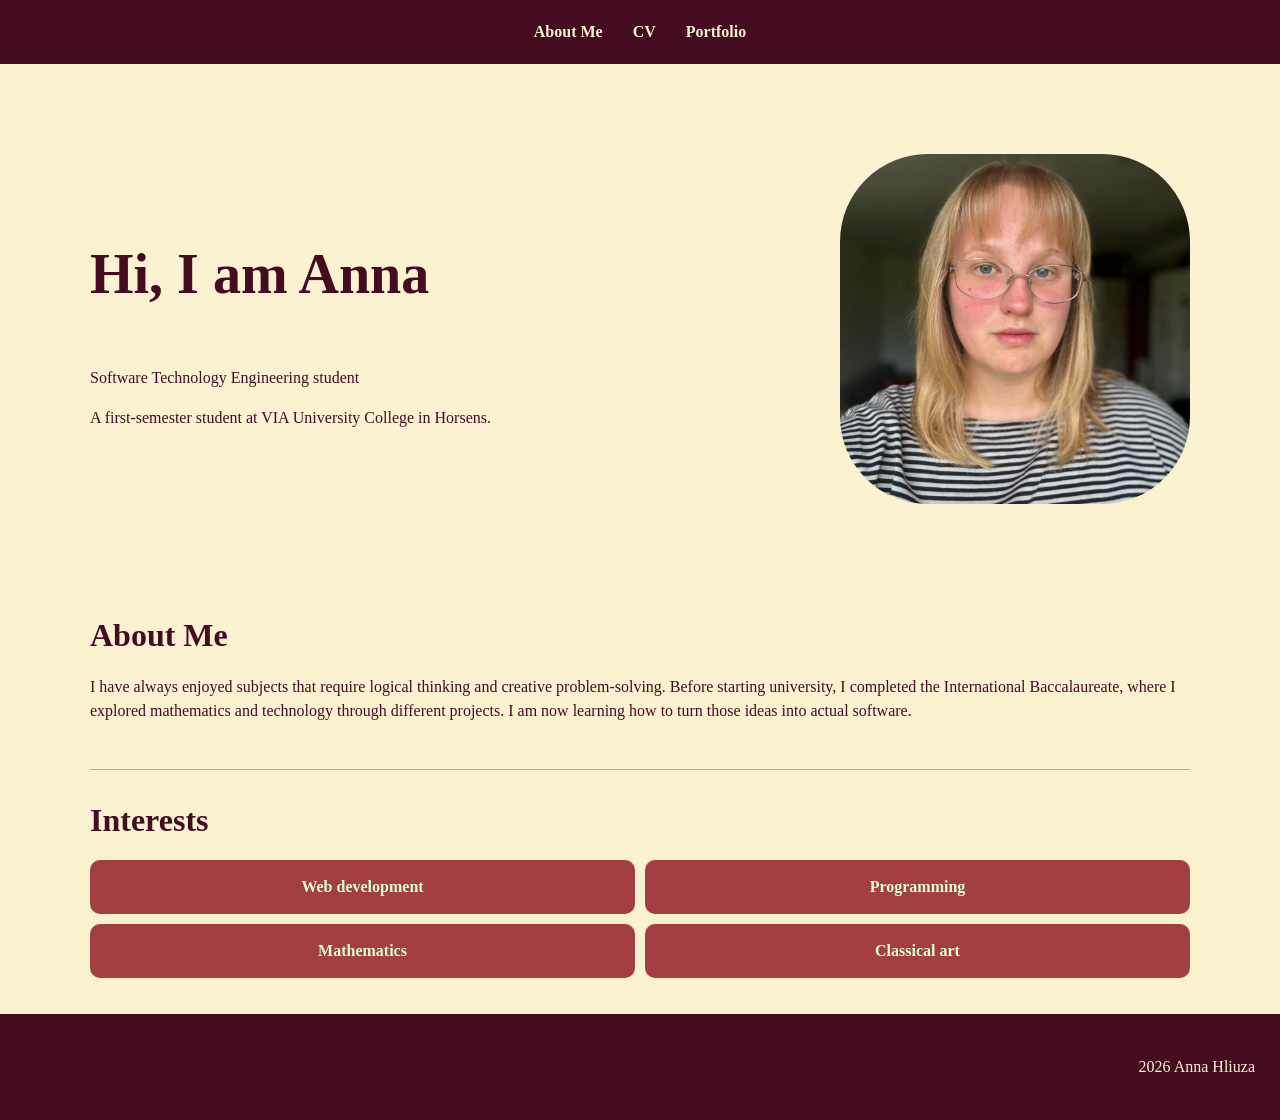
<file: index.html>
<!DOCTYPE html>
<html lang="en">
<head>
    <meta charset="UTF-8">
    <meta name="viewport" content="width=device-width, initial-scale=1.0">
    <link rel = "stylesheet" href="css/styles.css">

    <title>Anna Hliuza | About Me</title>
    
</head>
<body>

    <header>
        <nav class = "navbar"> 
            <a href = "index.html">About Me</a>
            <a href = "cv.html">CV</a>
            <a href = "portfolio.html">Portfolio</a>
        </nav>
    </header>

    <main>
        <section class = "hero"> 
            <div class ="hero-text">
                <h1>Hi, I am Anna</h1> 
                <p>Software Technology Engineering student</p>
                <p>A first-semester student at VIA University College in Horsens.</p>
            </div>    
            <img src="images/profile-image.jpeg" alt="Profile image" class = "profile-image" >
        </section>

        <section class="content-section about-section">
            <h2>About Me</h2>
            <p>I have always enjoyed subjects that require logical thinking and creative problem-solving. 
                Before starting university, I completed the International Baccalaureate, 
                where I explored mathematics and technology through different projects. 
                I am now learning how to turn those ideas into actual software.</p>
        </section>

        <section class=" content-section interests-section"> 
            <h2>Interests</h2>
            <ul>
                <li>Web development</li>
                <li>Programming</li>
                <li>Mathematics</li>
                <li>Classical art</li>
            </ul>
        </section>
    </main>

    <footer> 
        <p> 2026 Anna Hliuza</p>
    </footer>


</body>
</html>
</file>
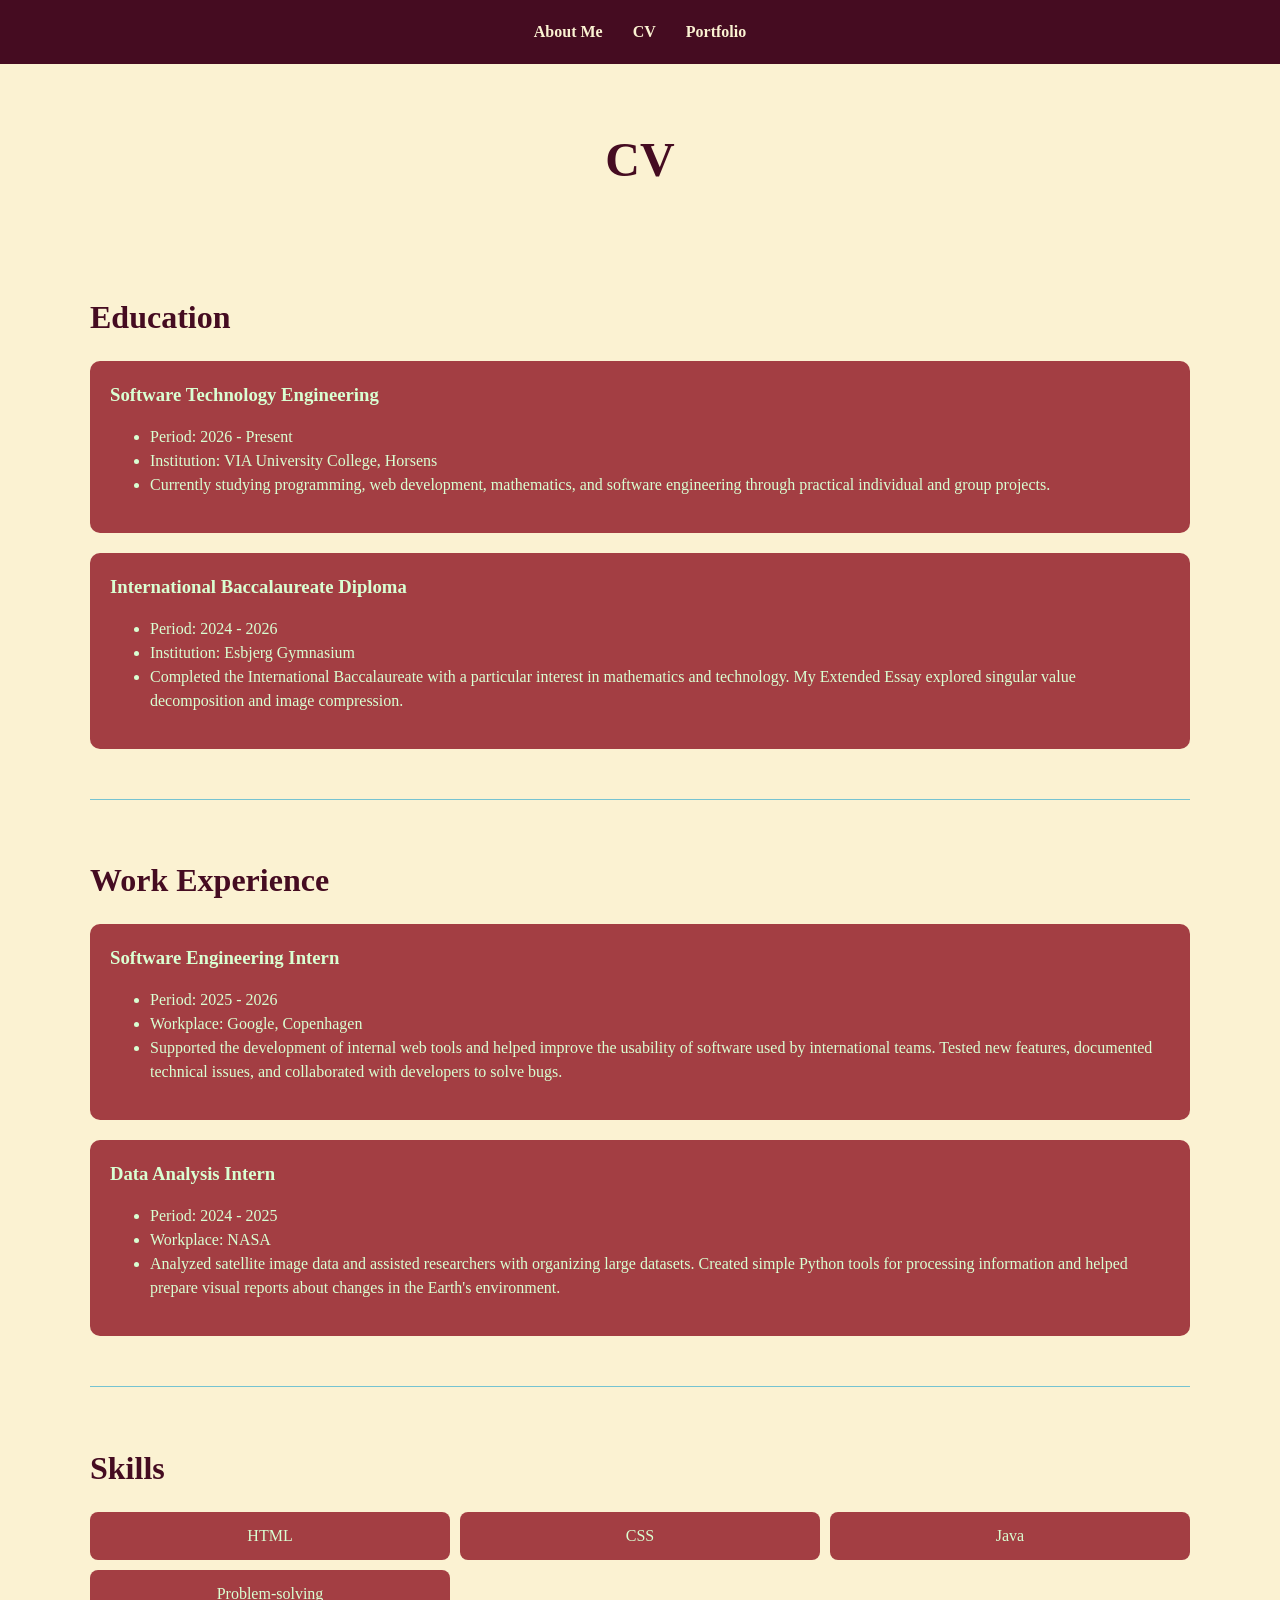
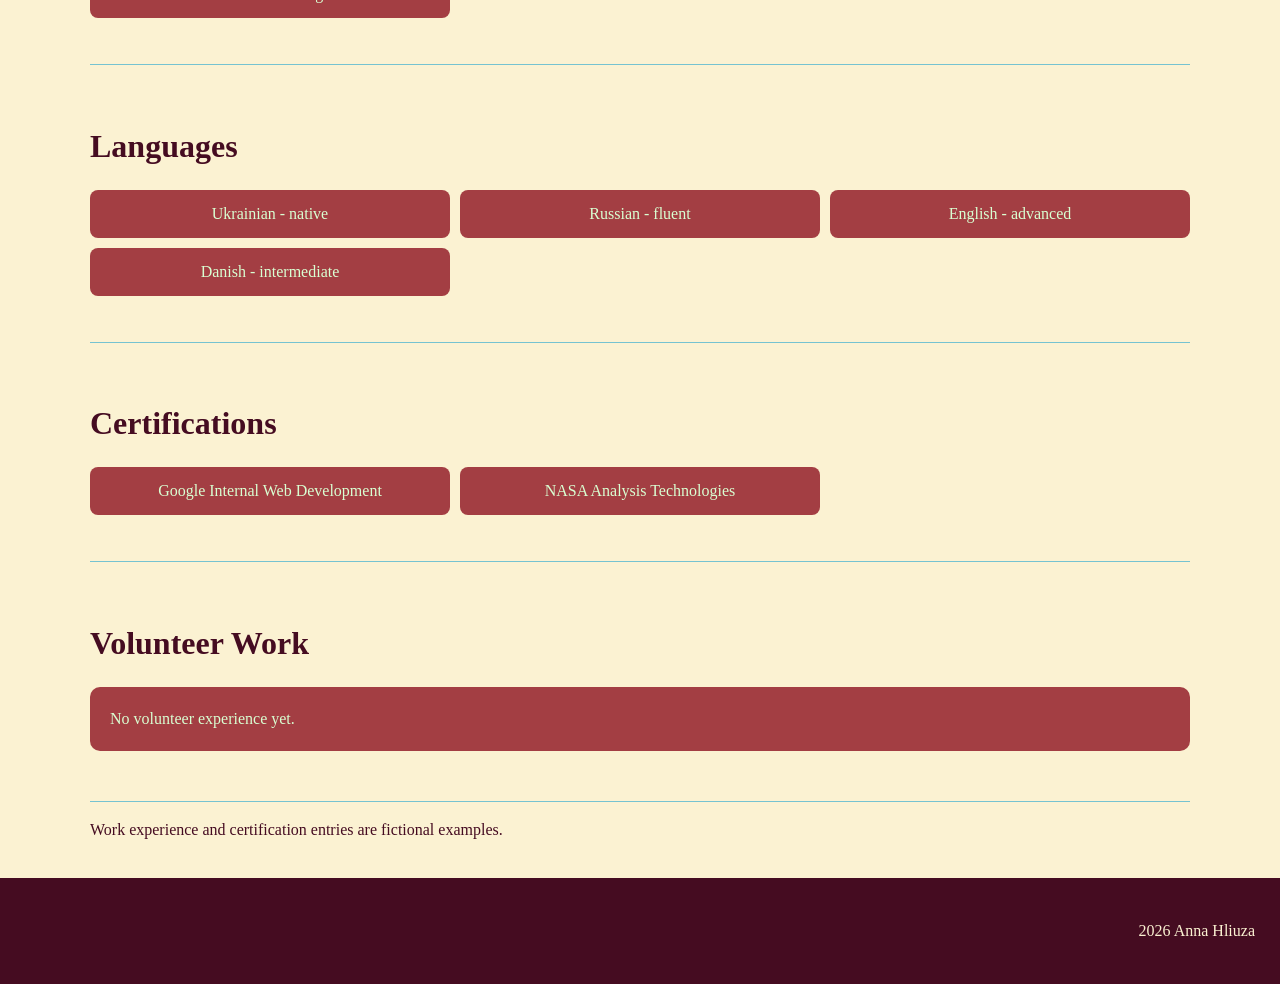
<file: cv.html>
<!DOCTYPE html>
<html lang="en">
<head>
    <meta charset="UTF-8">
    <meta name="viewport" content="width=device-width, initial-scale=1.0">
    <link rel = "stylesheet" href = "css/styles.css">

    <title>Anna Hliuza | CV</title>
</head>
<body>

    <header>
        <nav class = "navbar"> 
            <a href = "index.html">About Me</a>
            <a href = "cv.html">CV</a>
            <a href = "portfolio.html">Portfolio</a>
        </nav>
    
    </header>

    <main>
        <h1>CV</h1>

        <section class="cv-section">
            <h2>Education</h2>
            <article class ="cv-item">
                <h3>Software Technology Engineering</h3>
                <ul>
                    <li>Period: 2026 - Present</li>
                    <li>Institution: VIA University College, Horsens</li>
                    <li>Currently studying programming, web development, mathematics,
                         and software engineering through practical individual and group projects.</li>     
                </ul>
            </article>

            <article class = "cv-item">
                <h3>International Baccalaureate Diploma</h3>
                <ul>
                    <li>Period: 2024 - 2026</li>
                    <li>Institution: Esbjerg Gymnasium</li>
                    <li>Completed the International Baccalaureate with a particular interest in mathematics and technology. 
                        My Extended Essay explored singular value decomposition and image compression.</li>
                </ul>
            </article>
        </section>

        <section class ="cv-section">
            <h2>Work Experience</h2>
            <article class ="cv-item">
              <h3>Software Engineering Intern</h3>  
              <ul> 
                <li>Period: 2025 - 2026</li>
                <li>Workplace: Google, Copenhagen</li>
                <li>Supported the development of internal web tools and helped improve the usability of software used by international teams. 
                    Tested new features, documented technical issues, and collaborated with developers to solve bugs.</li>
              </ul>
            </article>

            <article class="cv-item"> 
                <h3>Data Analysis Intern</h3>
                <ul>
                    <li>Period: 2024 - 2025</li>
                    <li>Workplace: NASA</li>
                    <li>Analyzed satellite image data and assisted researchers with organizing large datasets. 
                        Created simple Python tools for processing information and helped prepare visual reports about changes in the Earth's environment.</li>
                </ul>
            </article>
        </section>

        <section class="cv-section">
            <h2>Skills</h2>
            <ul class="cv-list">
                <li>HTML</li>
                <li>CSS</li>
                <li>Java</li>
                <li>Problem-solving</li>
            </ul>  
        </section>

        <section class="cv-section">
            <h2>Languages</h2>  
            <ul class = "cv-list">
                <li>Ukrainian - native</li>
                <li>Russian - fluent</li>
                <li>English - advanced</li>
                <li>Danish - intermediate</li>
            </ul>
        </section>

        <section class="cv-section">
            <h2>Certifications</h2>
                <ul class="cv-list">
                    <li>Google Internal Web Development</li>
                    <li>NASA Analysis Technologies</li>
                </ul>
        </section>

        <section class="cv-section">
            <h2>Volunteer Work</h2>
            <p class="cv-item">
                No volunteer experience yet.
            </p>
           
        </section>

        <p>
            Work experience and certification entries are fictional examples.
        </p>

    </main>

    <footer> 
        <p> 2026 Anna Hliuza</p>
    </footer>

    
</body>
</html>
</file>
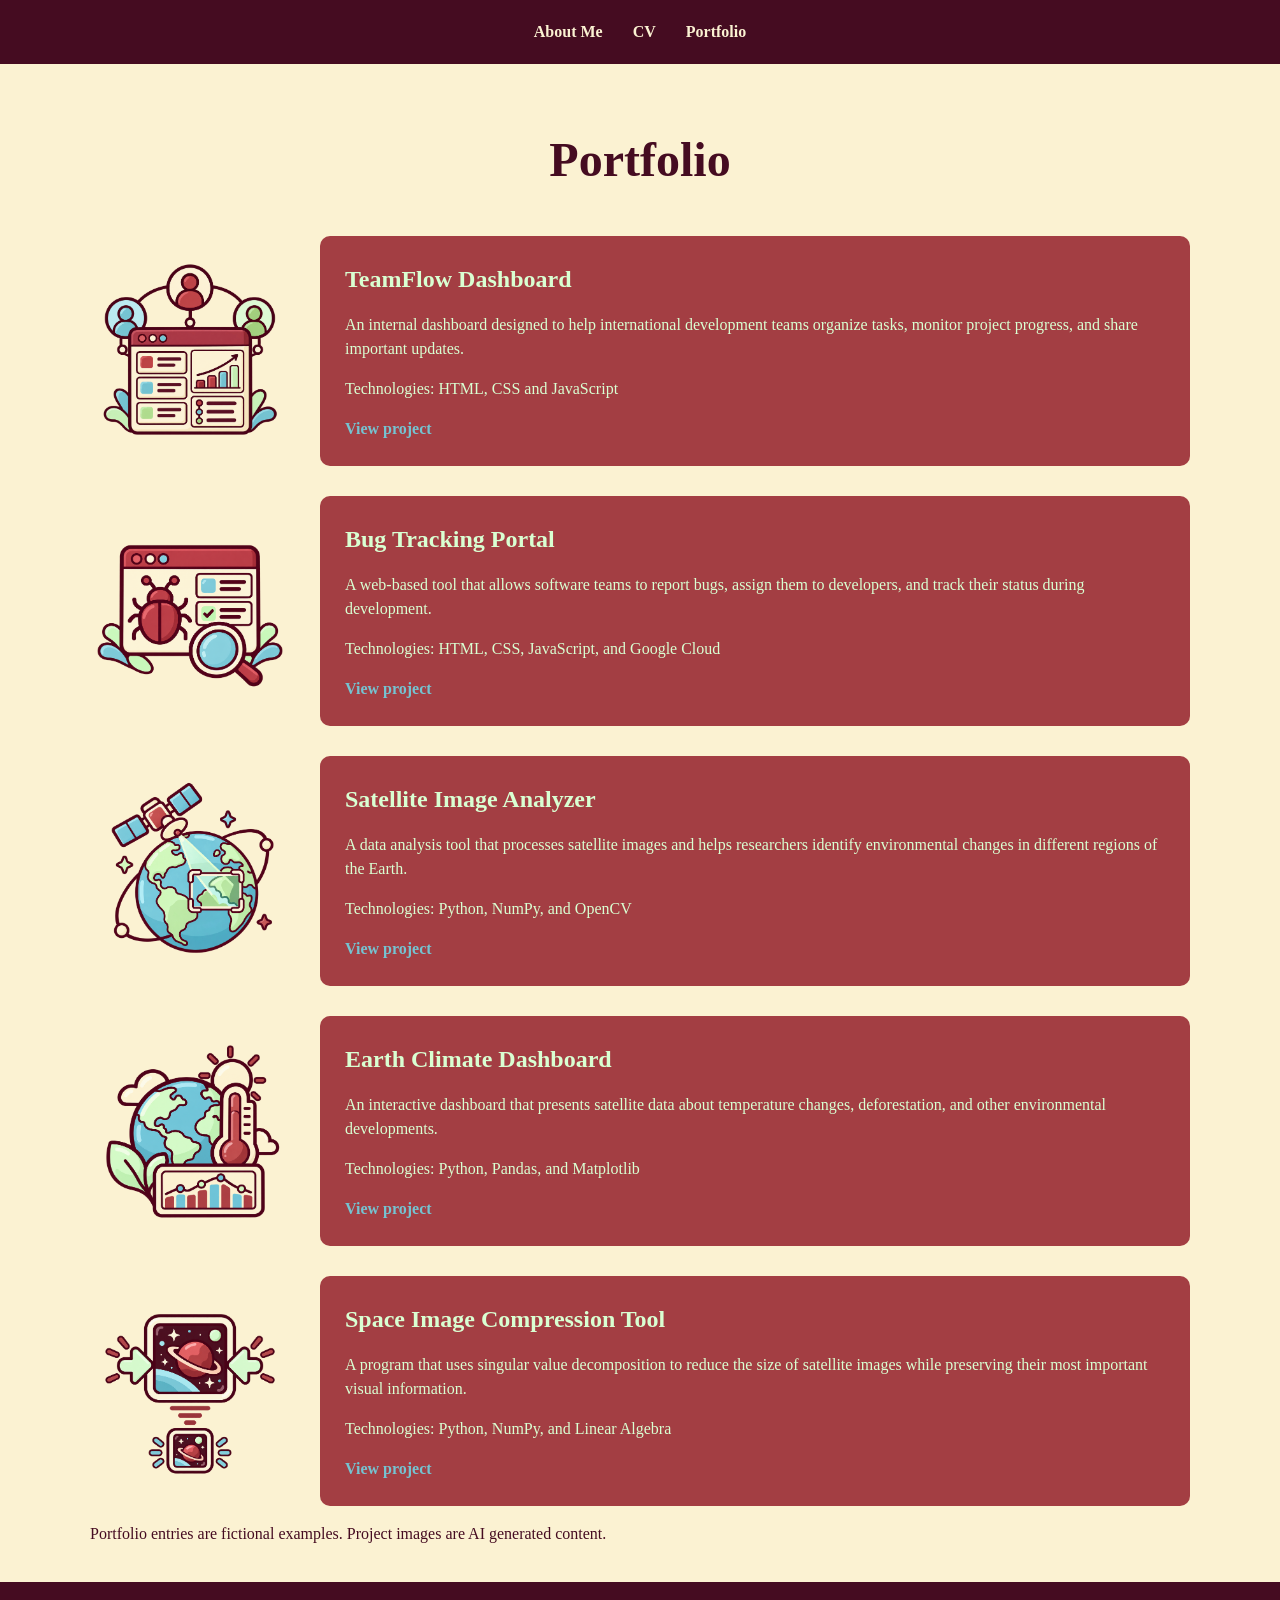
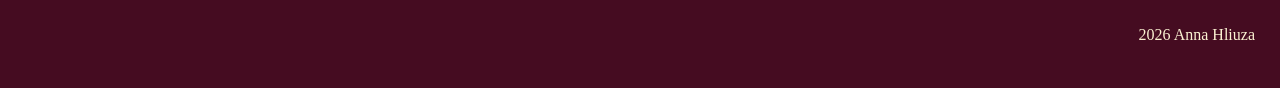
<file: portfolio.html>
<!DOCTYPE html>
<html lang="en">
<head>
    <meta charset="UTF-8">
    <meta name="viewport" content="width=device-width, initial-scale=1.0">
    <link rel = "stylesheet" href = "css/styles.css">

    <title>Anna Hliuza | Portfolio</title>
</head>
<body>

    <header>
        <nav class = "navbar"> 
            <a href = "index.html">About Me</a>
            <a href = "cv.html">CV</a>
            <a href = "portfolio.html">Portfolio</a>
        </nav>
    
    </header>

    <main>
        <h1>Portfolio</h1>
        <section class="projects-section"> 
            <article class="projects-card">
                <img src="images/teamflow-dashboard.png" alt="TeamFlow Dashboard project icon" class="projects-image">
                <div class="projects-content">
                    <h2 class="projects-heading">TeamFlow Dashboard</h2>
                     <p>An internal dashboard designed to help international development teams organize tasks, monitor project progress, and share important updates.</p>
                    <p>Technologies: HTML, CSS and JavaScript</p>
                    <a href="https://github.com" target="_blank">View project</a>
                </div>
            </article>

            <article class="projects-card">
                <img src="images/bug-tracking.png" alt="Bug Tracking Portal project icon" class="projects-image">
                <div class="projects-content">
                    <h2 class="projects-heading">Bug Tracking Portal</h2>
                    <p>A web-based tool that allows software teams to report bugs, assign them to developers, and track their status during development.</p>
                    <p>Technologies: HTML, CSS, JavaScript, and Google Cloud</p>
                    <a href="https://github.com" target="_blank">View project</a>
                </div>
            </article>

            <article class="projects-card">
                <img src="images/satellite-analysis.png" alt="Satellite Image Analyzer project icon" class="projects-image">
                <div class="projects-content">
                    <h2 class="projects-heading">Satellite Image Analyzer</h2>
                    <p>A data analysis tool that processes satellite images and helps researchers identify environmental changes in different regions of the Earth.</p>
                    <p>Technologies: Python, NumPy, and OpenCV</p>
                    <a href="https://github.com" target="_blank">View project</a>
                </div>
            </article>

            <article class="projects-card">
                <img src="images/climate-dashboard.png" alt="Earth Climate Dashboard project icon" class="projects-image">
                <div class="projects-content">
                    <h2 class="projects-heading">Earth Climate Dashboard</h2>
                    <p>An interactive dashboard that presents satellite data about temperature changes, deforestation, and other environmental developments.</p>
                    <p>Technologies: Python, Pandas, and Matplotlib</p>
                    <a href="https://github.com" target="_blank">View project</a>
                </div>
            </article>

            <article class="projects-card">
                <img src="images/image-compression.png" alt="Space Image Compression Tool project icon" class="projects-image">
                <div class="projects-content">
                    <h2 class="projects-heading">Space Image Compression Tool</h2>
                    <p>A program that uses singular value decomposition to reduce the size of satellite images while preserving their most important visual information.</p>
                    <p>Technologies: Python, NumPy, and Linear Algebra</p>
                    <a href="https://github.com" target="_blank">View project</a>
                </div>
            </article>
        </section>
        <p>
            Portfolio entries are fictional examples. Project images are AI generated content.
        </p>
    </main>

    <footer> 
        <p> 2026 Anna Hliuza</p>
    </footer>

    
</body>
</html>
</file>
<file: css/styles.css>
/*HOME PAGE+GENERAL*/
a{
    text-decoration: none;
}
/* BODY */
body {
    background-color: rgb(251, 242, 210);
    color: rgb(69, 12, 33);
    font-family:"Palatino Linotype", "Book Antiqua", Palatino, Georgia, serif;
    line-height: 1.5;
    margin:0;
}

img {
    max-width: 100%;
    height: auto;
}

/* NAVIGATION BAR*/
.navbar {
    display: flex;
    justify-content: center;
    align-items: center;
    gap: 30px;
    padding: 20px;
    background-color: rgb(69, 12, 33);
}

.navbar a {
    color: rgb(251, 242, 210);
    font-weight: bold;
}

.navbar a:hover {
    color: rgb(117, 195, 209);
}

/* MAIN */
main{
    max-width: 1100px;
    margin: 0 auto;
    padding: 20px;
}

.hero {
    text-align: left;
    padding-top: 50px;
    padding-bottom: 50px;
}

.hero h1{
    font-size: 2.5rem;
    padding-bottom: 10px;
    text-align: left;
}


.profile-image {
    width: 250px;
    height: 250px;
    object-fit: cover;
    border-radius: 25%;
    margin-top: 20px;
}

.about-section{
    padding:30px 0;
    border-bottom: 1px solid rgb(117, 195, 209);

}

.content-section h2{
    font-size: 2rem;
    margin-bottom: 15px;
}

.interests-section ul{
    display:grid;
    grid-template-columns: repeat(2, 1fr);
    gap: 10px;
    list-style: none;
    padding: 0;
}

.interests-section li{
    padding: 15px;
    background-color: rgb(163,62,67);
    border-radius: 10px;
    color: rgb(217, 255, 210);
    text-align: center;
    font-weight: bold;

}
/* FOOTER */
footer{
    color: rgb(251, 242, 210);
    background-color: rgb(69, 12, 33);
    text-align: right;
    padding:25px;
}

/* CV */
main h1{
    font-size:3rem;
    text-align: center;
    margin:40px 0;
}

.cv-section{
    padding:30px 0;
    border-bottom: 1px solid rgb(117, 195, 209);
}

.cv-section h2{
    font-size: 2rem;
    margin-bottom: 20px;
}

.cv-item{
    color: rgb(217, 255, 210);
    background-color: rgb(163,62,67);
    padding: 20px;
    margin-bottom: 20px;
    border-radius: 10px;
}

.cv-item h3{
    margin-bottom: 10px;
    margin-top: 0;
}

.cv-list{
    display: grid;
    grid-template-columns: repeat(2, 1fr);
    gap: 10px;
    list-style: none;
    padding: 0;
}

.cv-list li{
    background-color: rgb(163,62,67);
    color:rgb(217, 255, 210);
    padding: 12px;
    border-radius: 8px;
    text-align: center;
}

/* PORTFOLIO */

.projects-section{
    display: grid;
    grid-template-columns: 1fr;
    gap:30px;

}

.projects-card{
    display:flex;
    flex-direction:column;
    align-items: center;
    gap:20px;
}

.projects-image{
    width:200px;
    height:200px;
    object-fit:contain;
}

.projects-content{
    width:100%;
    box-sizing: border-box;
    padding: 25px;
    background-color: rgb(163,62,67);
    color: rgb(217, 255, 210);
    border-radius: 10px;
    text-align: center;
}

.projects-heading{
    font-size: 1.5rem;
    margin: 0 0 15px 0;
}

.projects-card a{
    color: rgb(117, 195, 209);
    font-weight: bold;
}

.projects-card a:hover{
    color: rgb(251, 242, 210);
}


/* 768px */

@media (min-width: 768px){

    .hero{
        display:flex;
        justify-content: space-between;
        align-items: center;
        text-align: left;
        gap: 40px;
    }

    .hero-text{
        max-width: 600px;
    }

    .profile-image{
        width: 300px;
        height: 300px;
    }

    .cv-list{
        grid-template-columns: repeat(3, 1fr);
    }

    .projects-card{
        flex-direction: row;
        gap:30px;
    }

    .projects-content{
        flex:auto;
        text-align: left;
    }


}

/* 1024px */
@media (min-width: 1024px){
    main {
        padding: 20px 40px;
    }
    
    .hero{
        gap: 60px;
    }

    .hero h1{
        font-size: 3.5rem;
    }

    .profile-image{
        width: 350px;
        height: 350px;
    }
}
</file>
